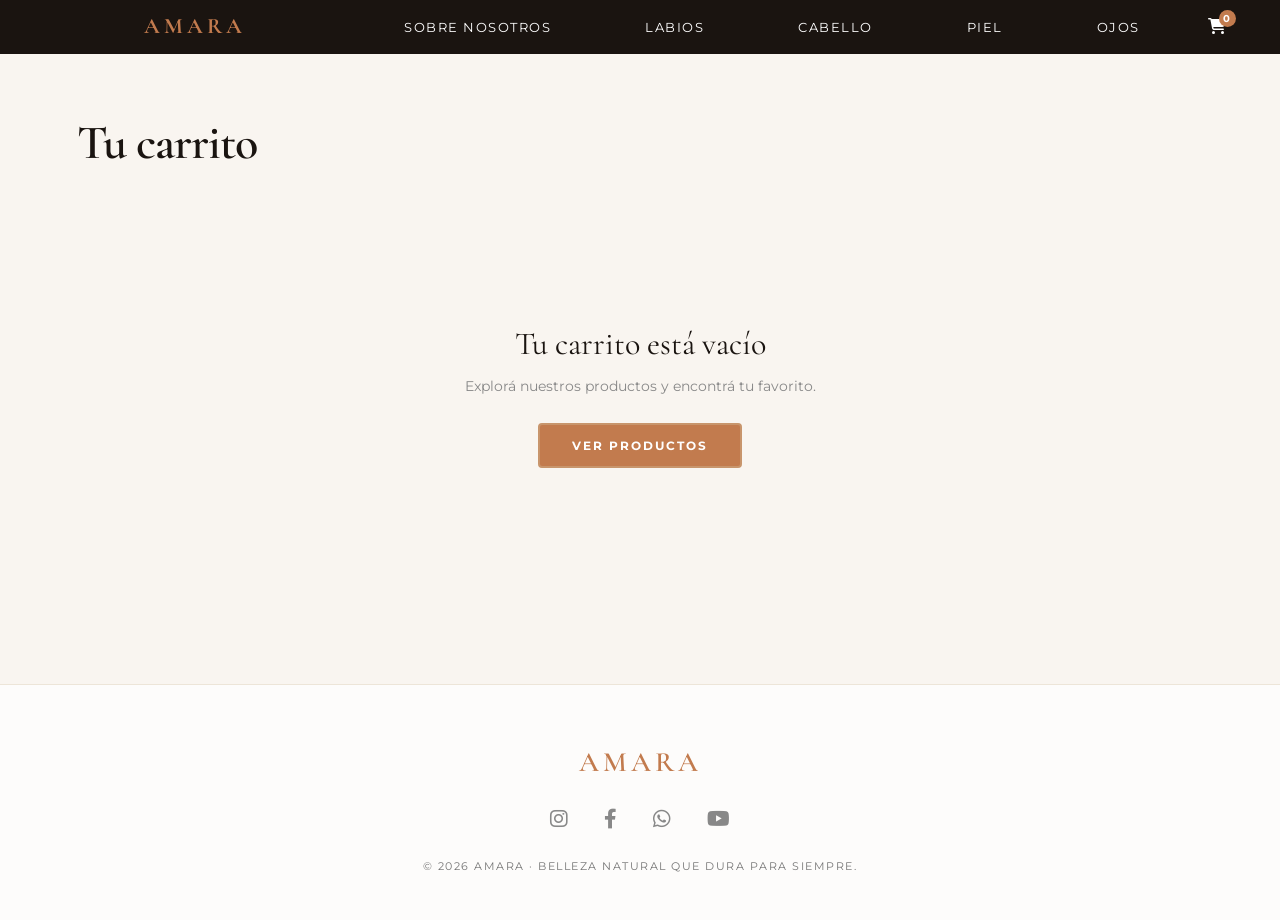
<file: carrito.html>
<!DOCTYPE html>
<html lang="es">
<head>
    <meta charset="utf-8" />
    <title>Carrito — Amara</title>
    <link rel="stylesheet" href="style.css">
    <link rel="stylesheet" href="producto.css">
    <link href="https://fonts.googleapis.com/css2?family=Cormorant+Garamond:ital,wght@0,400;0,500;0,600;1,400;1,600&family=Montserrat:wght@400;500;700&display=swap" rel="stylesheet">
    <link rel="stylesheet" href="https://cdnjs.cloudflare.com/ajax/libs/font-awesome/6.0.0/css/all.min.css">
    <meta name="viewport" content="width=device-width, initial-scale=1.0">
    <link rel="icon" href="imagenes/amara-logo.jpg" type="image/jpeg">
</head>
<body>

    <header class="header">
        <a href="index.html" id="brand-name">AMARA</a>
        <nav>
            <a href="index.html#thewhy" class="nav-link">Sobre nosotros</a>
            <a href="index.html#labios" class="nav-link">Labios</a>
            <a href="index.html#cabello" class="nav-link">Cabello</a>
            <a href="index.html#piel" class="nav-link">Piel</a>
            <a href="index.html#ojos" class="nav-link">Ojos</a>
        </nav>
        <a href="carrito.html" class="carrito-btn" id="carritoBtn">
            <svg viewBox="0 0 576 512" width="18"><path fill="currentColor" d="M0 24C0 10.7 10.7 0 24 0H69.5c22 0 41.5 12.8 50.6 32h411c26.3 0 45.5 25 38.6 50.4l-41 152.3c-8.5 31.4-37 53.3-69.5 53.3H170.7l5.4 28.5c2.2 11.3 12.1 19.5 23.6 19.5H488c13.3 0 24 10.7 24 24s-10.7 24-24 24H199.7c-34.6 0-64.3-24.6-70.7-58.5L77.4 54.5c-.7-3.8-4-6.5-7.9-6.5H24C10.7 48 0 37.3 0 24zM128 464a48 48 0 1 1 96 0 48 48 0 1 1 -96 0zm336-48a48 48 0 1 1 0 96 48 48 0 1 1 0-96z"/></svg>
            <span class="carrito-count" id="carritoCount">0</span>
        </a>
    </header>

    <hr>

    <main class="carrito-page">
        <h1 class="carrito-titulo">Tu carrito</h1>

        <div class="carrito-layout" id="carritoLayout">
            <!-- Items dinámicos -->
            <div class="carrito-items" id="carritoItems"></div>

            <!-- Resumen -->
            <aside class="carrito-resumen" id="carritoResumen">
                <p class="resumen-titulo">Resumen</p>
                <div class="resumen-fila">
                    <span>Subtotal</span>
                    <span id="resumenSubtotal">$0</span>
                </div>
                <div class="resumen-fila">
                    <span>Envío</span>
                    <span id="resumenEnvio">Gratis</span>
                </div>
                <div class="resumen-fila total">
                    <span>Total</span>
                    <span class="resumen-total-num" id="resumenTotal">0</span>
                </div>
                <button class="btn-checkout" id="btnCheckout">Finalizar compra</button>
                <div class="resumen-garantias">
                    <span>Pago 100% seguro</span>
                    <span>Devolución en 30 días</span>
                    <span>Envío gratis en pedidos +$3000</span>
                </div>
            </aside>
        </div>
    </main>

    <!-- Modal confirmación -->
    <div class="modal-overlay" id="modalOverlay">
        <div class="modal">
            <div class="modal-icono">🌿</div>
            <h2 class="modal-titulo">¡Gracias por tu compra!</h2>
            <p class="modal-texto">Tu pedido fue recibido. Te enviaremos una confirmación a tu correo con todos los detalles y el seguimiento de tu envío.</p>
            <button class="modal-cerrar" id="modalCerrar">Volver al inicio</button>
        </div>
    </div>

    <footer class="footer">
        <div class="footer-logo">AMARA</div>
        <div class="footer-social-icons">
            <a href="javascript:void(0)" aria-label="Instagram"><i class="fab fa-instagram"></i></a>
            <a href="javascript:void(0)" aria-label="Facebook"><i class="fab fa-facebook-f"></i></a>
            <a href="javascript:void(0)" aria-label="WhatsApp"><i class="fab fa-whatsapp"></i></a>
            <a href="javascript:void(0)" aria-label="YouTube"><i class="fab fa-youtube"></i></a>
        </div>
        <p class="copy">© 2026 Amara · Belleza natural que dura para siempre.</p>
    </footer>

    <script>
const Carrito = {
    get() {
        try { return JSON.parse(sessionStorage.getItem('amara_carrito') || '[]'); }
        catch { return []; }
    },
    save(items) {
        sessionStorage.setItem('amara_carrito', JSON.stringify(items));
        const el = document.getElementById('carritoCount');
        if (el) el.textContent = items.reduce((s, i) => s + i.cantidad, 0);
    },
    quitar(id) { this.save(this.get().filter(i => i.id !== id)); },
    cambiarCantidad(id, delta) {
        const items = this.get();
        const idx = items.findIndex(i => i.id === id);
        if (idx >= 0) {
            items[idx].cantidad = Math.max(1, items[idx].cantidad + delta);
            this.save(items);
        }
    },
    total() { return this.get().reduce((s, i) => s + i.precio * i.cantidad, 0); },
    count() { return this.get().reduce((s, i) => s + i.cantidad, 0); },
    vaciar() { this.save([]); }
};

document.addEventListener('DOMContentLoaded', () => {
    renderCarrito();
    document.getElementById('carritoCount').textContent = Carrito.count();

    document.getElementById('btnCheckout').addEventListener('click', () => {
        document.getElementById('modalOverlay').classList.add('visible');
        Carrito.vaciar();
        renderCarrito();
        document.getElementById('carritoCount').textContent = 0;
    });

    document.getElementById('modalCerrar').addEventListener('click', () => {
        window.location.href = 'index.html';
    });
});

function renderCarrito() {
    const items = Carrito.get();
    const container = document.getElementById('carritoItems');
    container.innerHTML = '';

    if (items.length === 0) {
        container.innerHTML = `
            <div class="carrito-vacio">
                <p class="carrito-vacio-titulo">Tu carrito está vacío</p>
                <p style="margin-bottom:28px;color:#888;font-size:14px">Explorá nuestros productos y encontrá tu favorito.</p>
                <a href="index.html#productos" class="btn-main" style="text-decoration:none">Ver productos</a>
            </div>`;
        document.getElementById('carritoResumen').style.display = 'none';
        return;
    }

    document.getElementById('carritoResumen').style.display = 'block';

    items.forEach(item => {
        const div = document.createElement('div');
        div.className = 'carrito-item';
        div.innerHTML = `
            <img src="${item.imagen}" alt="${item.nombre}" class="carrito-item-img">
            <div class="carrito-item-info">
                <p class="carrito-item-cat">${item.categoria}</p>
                <p class="carrito-item-nombre">${item.nombre}</p>
                <div class="carrito-item-controles">
                    <div class="cantidad-selector">
                        <button class="cantidad-btn" onclick="cambiarCantidad('${item.id}', -1)">−</button>
                        <span class="cantidad-num">${item.cantidad}</span>
                        <button class="cantidad-btn" onclick="cambiarCantidad('${item.id}', 1)">+</button>
                    </div>
                    <span style="font-size:13px;color:#999">× $${item.precio.toLocaleString('es-UY')}</span>
                </div>
            </div>
            <div style="display:flex;flex-direction:column;align-items:flex-end;gap:12px">
                <span class="carrito-item-precio">${(item.precio * item.cantidad).toLocaleString('es-UY')}</span>
                <button class="btn-eliminar" onclick="eliminar('${item.id}')" title="Eliminar">✕</button>
            </div>`;
        container.appendChild(div);
    });

    actualizarResumen();
}

function cambiarCantidad(id, delta) {
    Carrito.cambiarCantidad(id, delta);
    renderCarrito();
    document.getElementById('carritoCount').textContent = Carrito.count();
}

function eliminar(id) {
    Carrito.quitar(id);
    renderCarrito();
    document.getElementById('carritoCount').textContent = Carrito.count();
}

function actualizarResumen() {
    const total = Carrito.total();
    const envio = total >= 3000 ? 'Gratis' : '$350';
    const totalFinal = total >= 3000 ? total : total + 350;
    document.getElementById('resumenSubtotal').textContent = '$' + total.toLocaleString('es-UY');
    document.getElementById('resumenEnvio').textContent = envio;
    document.getElementById('resumenTotal').textContent = totalFinal.toLocaleString('es-UY');
}
</script>
</body>
</html>
</file>
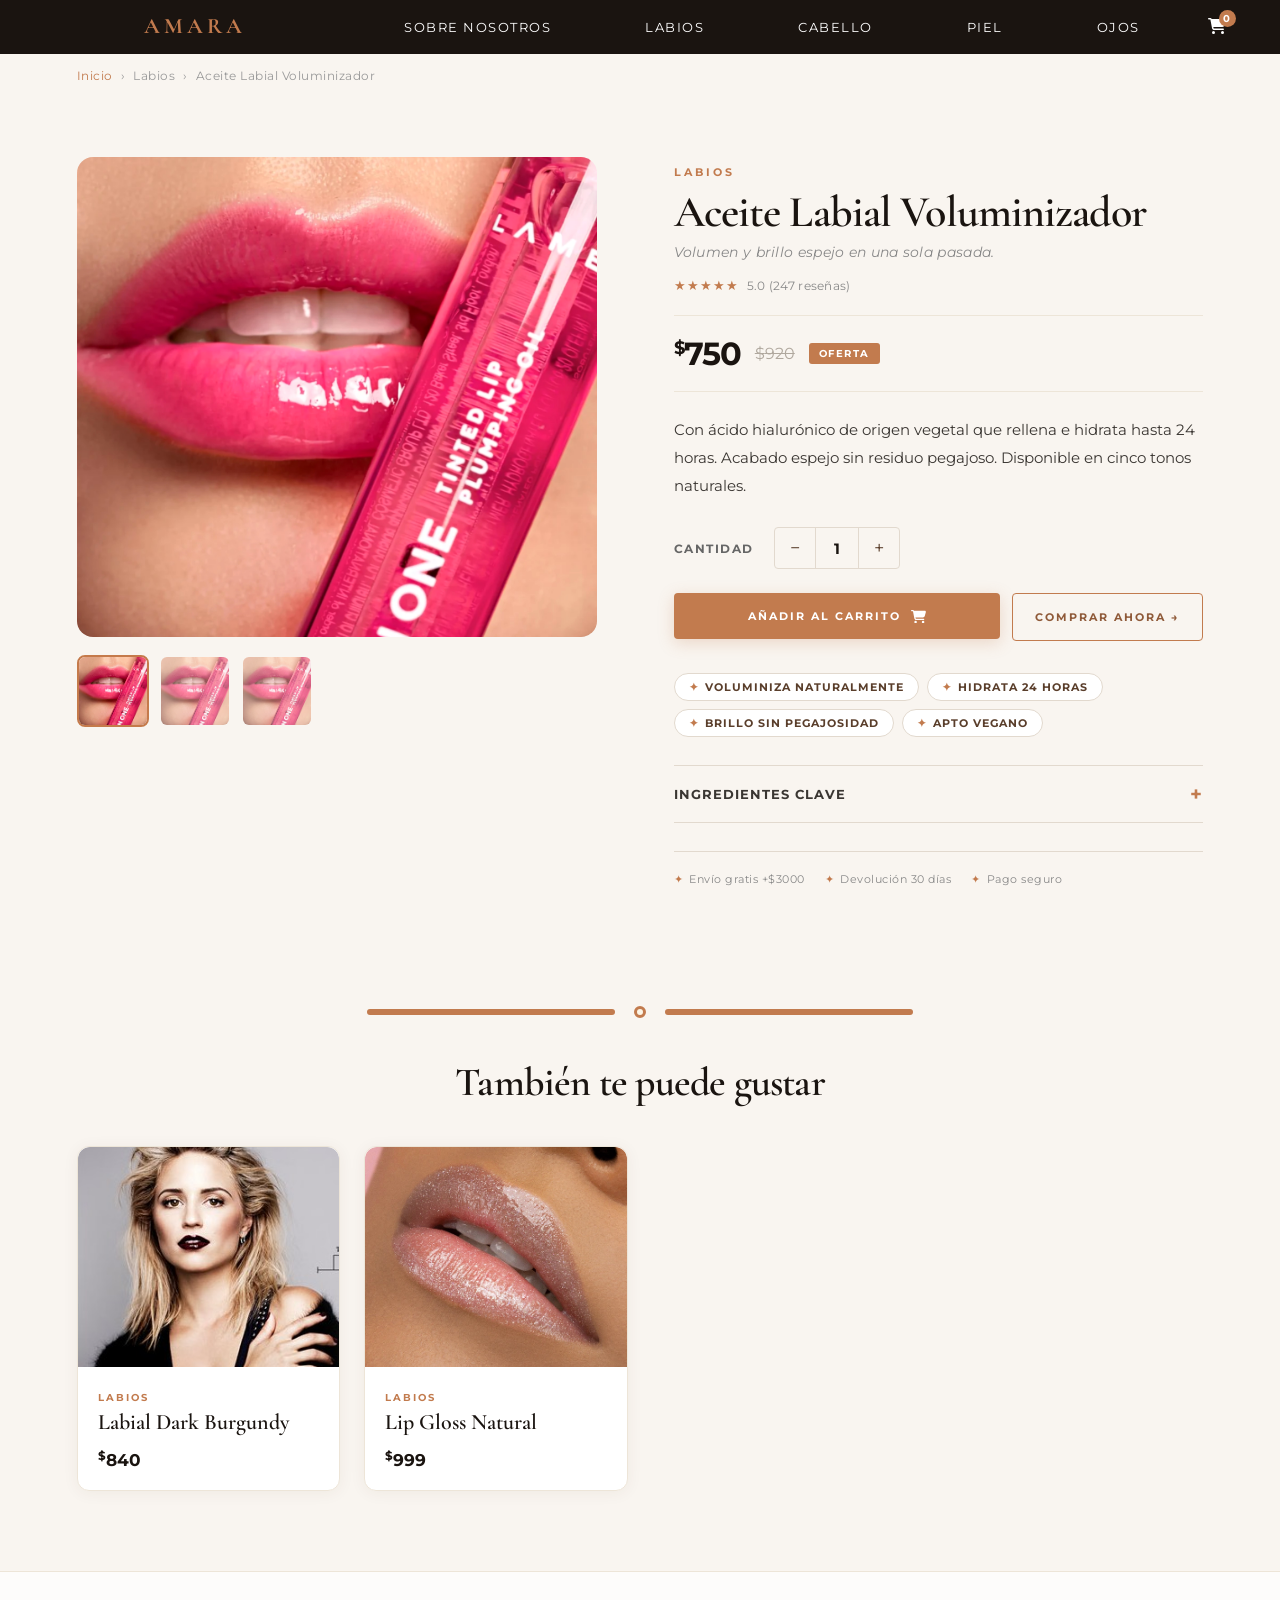
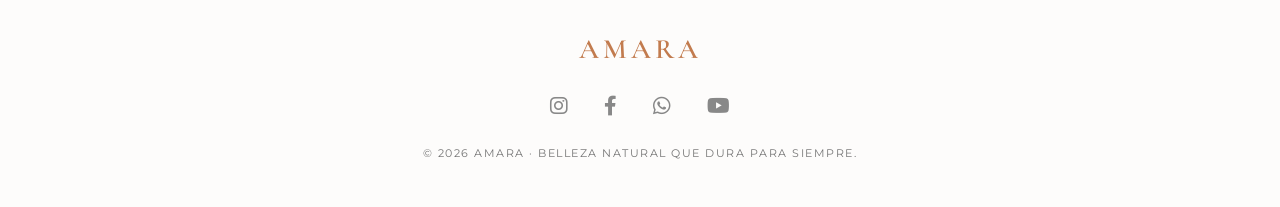
<file: producto.html>
<!DOCTYPE html>
<html lang="es">
<head>
    <meta charset="utf-8" />
    <title>Producto — Amara</title>
    <link rel="stylesheet" href="style.css">
    <link rel="stylesheet" href="producto.css">
    <link href="https://fonts.googleapis.com/css2?family=Cormorant+Garamond:ital,wght@0,400;0,500;0,600;1,400;1,600&family=Montserrat:wght@400;500;700&display=swap" rel="stylesheet">
    <link rel="stylesheet" href="https://cdnjs.cloudflare.com/ajax/libs/font-awesome/6.0.0/css/all.min.css">
    <meta name="viewport" content="width=device-width, initial-scale=1.0">
    <link rel="icon" href="imagenes/amara-logo.jpg" type="image/jpeg">
</head>
<body>

    <header class="header">
        <a href="index.html" id="brand-name">AMARA</a>
        <nav>
            <a href="index.html#thewhy" class="nav-link">Sobre nosotros</a>
            <a href="index.html#labios" class="nav-link">Labios</a>
            <a href="index.html#cabello" class="nav-link">Cabello</a>
            <a href="index.html#piel" class="nav-link">Piel</a>
            <a href="index.html#ojos" class="nav-link">Ojos</a>
        </nav>
        <a href="carrito.html" class="carrito-btn" id="carritoBtn">
            <svg viewBox="0 0 576 512" width="18"><path fill="currentColor" d="M0 24C0 10.7 10.7 0 24 0H69.5c22 0 41.5 12.8 50.6 32h411c26.3 0 45.5 25 38.6 50.4l-41 152.3c-8.5 31.4-37 53.3-69.5 53.3H170.7l5.4 28.5c2.2 11.3 12.1 19.5 23.6 19.5H488c13.3 0 24 10.7 24 24s-10.7 24-24 24H199.7c-34.6 0-64.3-24.6-70.7-58.5L77.4 54.5c-.7-3.8-4-6.5-7.9-6.5H24C10.7 48 0 37.3 0 24zM128 464a48 48 0 1 1 96 0 48 48 0 1 1 -96 0zm336-48a48 48 0 1 1 0 96 48 48 0 1 1 0-96z"/></svg>
            <span class="carrito-count" id="carritoCount">0</span>
        </a>
    </header>

    <hr>

    <!-- Breadcrumb -->
    <nav class="breadcrumb">
        <a href="index.html">Inicio</a>
        <span>›</span>
        <span id="breadcrumb-categoria">Productos</span>
        <span>›</span>
        <span id="breadcrumb-nombre">Cargando...</span>
    </nav>

    <!-- Producto principal -->
    <section class="producto-detail" id="productoDetail">
        <div class="producto-galeria">
            <img id="productoImagen" src="" alt="" class="producto-img-principal">
            <div class="galeria-thumbs" id="galeriaThumbs">
                <!-- thumbs generados por JS -->
            </div>
        </div>

        <div class="producto-info-detail">
            <p class="pd-categoria" id="pdCategoria">—</p>
            <h1 class="pd-nombre" id="pdNombre">—</h1>
            <p class="pd-tagline" id="pdTagline">—</p>

            <div class="pd-rating">
                <span class="estrellas" id="pdEstrellas">★★★★★</span>
                <span class="rating-num" id="pdReseñas">—</span>
            </div>

            <div class="pd-precio-row">
                <span class="pd-precio" id="pdPrecio">—</span>
                <span class="pd-precio-anterior" id="pdPrecioAnterior"></span>
                <span class="pd-badge-oferta" id="pdBadge" style="display:none">OFERTA</span>
            </div>

            <p class="pd-descripcion" id="pdDescripcion">—</p>

            <!-- Selector de cantidad -->
            <div class="pd-cantidad-row">
                <span class="pd-label">Cantidad</span>
                <div class="cantidad-selector">
                    <button class="cantidad-btn" id="cantidadMenos">−</button>
                    <span class="cantidad-num" id="cantidadNum">1</span>
                    <button class="cantidad-btn" id="cantidadMas">+</button>
                </div>
            </div>

            <!-- Botones de acción -->
            <div class="pd-botones">
                <button class="button-producto pd-btn-carrito" id="btnCarrito">
                    <span>Añadir al carrito</span>
                    <svg class="cartIcon" viewBox="0 0 576 512"><path d="M0 24C0 10.7 10.7 0 24 0H69.5c22 0 41.5 12.8 50.6 32h411c26.3 0 45.5 25 38.6 50.4l-41 152.3c-8.5 31.4-37 53.3-69.5 53.3H170.7l5.4 28.5c2.2 11.3 12.1 19.5 23.6 19.5H488c13.3 0 24 10.7 24 24s-10.7 24-24 24H199.7c-34.6 0-64.3-24.6-70.7-58.5L77.4 54.5c-.7-3.8-4-6.5-7.9-6.5H24C10.7 48 0 37.3 0 24zM128 464a48 48 0 1 1 96 0 48 48 0 1 1 -96 0zm336-48a48 48 0 1 1 0 96 48 48 0 1 1 0-96z"/></svg>
                </button>
                <a href="carrito.html" class="button-ghost pd-btn-comprar" id="btnComprar">Comprar ahora →</a>
            </div>

            <!-- Beneficios -->
            <div class="pd-beneficios" id="pdBeneficios"></div>

            <!-- Acordeón ingredientes -->
            <div class="pd-acordeon">
                <button class="acordeon-toggle" id="toggleIngredientes">
                    <span>Ingredientes clave</span>
                    <span class="acordeon-icon">+</span>
                </button>
                <div class="acordeon-body" id="bodyIngredientes"></div>
            </div>

            <div class="pd-garantias">
                <span class="garantia-item"><span>✦</span> Envío gratis +$3000</span>
                <span class="garantia-item"><span>✦</span> Devolución 30 días</span>
                <span class="garantia-item"><span>✦</span> Pago seguro</span>
            </div>
        </div>
    </section>

    <!-- Toast de confirmación -->
    <div class="toast" id="toast">
        <span class="toast-icon">✓</span>
        <span id="toastMsg">Producto añadido al carrito</span>
    </div>

    <!-- Productos relacionados -->
    <section class="relacionados-section">
        <div class="divisor-seccion">
            <span class="linea"></span>
            <div class="espacio"><div class="circulo"></div></div>
            <span class="linea"></span>
        </div>
        <h2 class="relacionados-titulo fade-up">También te puede gustar</h2>
        <div class="relacionados-grid" id="relacionadosGrid"></div>
    </section>

    <footer class="footer">
        <div class="footer-logo">AMARA</div>
        <div class="footer-social-icons">
            <a href="javascript:void(0)" aria-label="Instagram"><i class="fab fa-instagram"></i></a>
            <a href="javascript:void(0)" aria-label="Facebook"><i class="fab fa-facebook-f"></i></a>
            <a href="javascript:void(0)" aria-label="WhatsApp"><i class="fab fa-whatsapp"></i></a>
            <a href="javascript:void(0)" aria-label="YouTube"><i class="fab fa-youtube"></i></a>
        </div>
        <p class="copy">© 2026 Amara · Belleza natural que dura para siempre.</p>
    </footer>

    <script>
const PRODUCTOS = {
  "aceite-labial":     { id:"aceite-labial",     categoria:"Labios",  nombre:"Aceite Labial Voluminizador",      precio:750,  precioAnterior:920,  estrellas:5, reseñas:247, imagen:"imagenes/ejemplo1.jpg",   descripcionCorta:"Volumen y brillo espejo en una sola pasada.",          descripcion:"Con ácido hialurónico de origen vegetal que rellena e hidrata hasta 24 horas. Acabado espejo sin residuo pegajoso. Disponible en cinco tonos naturales.",                                                                                                        ingredientes:["Ácido Hialurónico Vegetal","Aceite de Rosa Mosqueta","Vitamina E","Manteca de Karité"],    beneficios:["Voluminiza naturalmente","Hidrata 24 horas","Brillo sin pegajosidad","Apto vegano"],           relacionados:["labial-burgundy","aceite-labial-2"] },
  "labial-burgundy":   { id:"labial-burgundy",   categoria:"Labios",  nombre:"Labial Dark Burgundy",             precio:840,  precioAnterior:null, estrellas:5, reseñas:183, imagen:"imagenes/ejemplo2.jpg",   descripcionCorta:"Color intenso. Acabado sofisticado. Toda la noche.",   descripcion:"Tono vino profundo con cobertura total en una sola pasada. Fórmula enriquecida con manteca de karité orgánica que hidrata mientras dura hasta 12 horas.",                                                                                                         ingredientes:["Pigmentos Minerales","Manteca de Karité Orgánica","Cera de Candelilla","Vitamina C"],        beneficios:["Color en una pasada","Larga duración 12h","No reseca","Sin parabenos"],                        relacionados:["aceite-labial","aceite-labial-2"] },
  "aceite-labial-2":   { id:"aceite-labial-2",   categoria:"Labios",  nombre:"Lip Gloss Natural",                precio:999,  precioAnterior:null, estrellas:4, reseñas:119, imagen:"imagenes/ejemplo3.webp",  descripcionCorta:"Transparente, luminoso y que cuida tus labios.",       descripcion:"Brillo transparente con extracto de rosa mosqueta y vitamina E. Nutre e ilumina sin pigmentos artificiales. Perfecto para un look natural todo el día.",                                                                                                          ingredientes:["Extracto de Rosa Mosqueta","Vitamina E","Aceite de Marula","Escualano Vegetal"],             beneficios:["Brillo cristalino","Cuida mientras brilla","Sin pigmentos artificiales","Uso diario"],         relacionados:["aceite-labial","labial-burgundy"] },
  "serum-capilar":     { id:"serum-capilar",     categoria:"Cabello", nombre:"Sérum Capilar Reparador",          precio:1850, precioAnterior:2300, estrellas:5, reseñas:302, imagen:"imagenes/ejemplo4.webp",  descripcionCorta:"Repara la fibra capilar desde la primera aplicación.", descripcion:"Tratamiento intensivo con proteínas de seda y aceite de argán puro. Repara la fibra capilar desde la primera aplicación, reduce el frizz hasta un 87%.",                                                                                                        ingredientes:["Proteínas de Seda","Aceite de Argán Puro","Queratina Vegetal","Pantenol"],                   beneficios:["Repara desde adentro","Reduce frizz 87%","Brillo espejo","Sin residuo graso"],                 relacionados:["mascarilla-argan","aceite-seco"] },
  "mascarilla-argan":  { id:"mascarilla-argan",  categoria:"Cabello", nombre:"Mascarilla Nutritiva de Argán",    precio:1250, precioAnterior:null, estrellas:5, reseñas:214, imagen:"imagenes/ejemplo5.jpg",   descripcionCorta:"10 minutos para transformar tu cabello.",              descripcion:"Tratamiento semanal con aceite de argán marroquí prensado en frío y manteca de murumuru. Hidratación profunda en solo 10 minutos desde el primer uso.",                                                                                                          ingredientes:["Aceite de Argán Marroquí","Manteca de Murumuru","Proteína de Trigo","Aceite de Coco"],       beneficios:["Hidratación profunda","Cabello sedoso","10 minutos de acción","Uso semanal"],                  relacionados:["serum-capilar","aceite-seco"] },
  "aceite-seco":       { id:"aceite-seco",       categoria:"Cabello", nombre:"Aceite Seco Capilar",              precio:1480, precioAnterior:null, estrellas:4, reseñas:97,  imagen:"imagenes/ejemplo6.webp",  descripcionCorta:"Brillo instantáneo sin efecto graso.",                 descripcion:"Fórmula ligera con jojoba, semilla de uva y girasol orgánico. Controla el encrespado, aporta brillo instantáneo y sirve como protector térmico.",                                                                                                                ingredientes:["Aceite de Jojoba","Semilla de Uva","Girasol Orgánico","Vitamina E"],                        beneficios:["Absorción ultrarrápida","Protector térmico","Controla el frizz","Sin efecto graso"],           relacionados:["serum-capilar","mascarilla-argan"] },
  "serum-vitamina-c":  { id:"serum-vitamina-c",  categoria:"Piel",    nombre:"Sérum Vitamina C Iluminador",      precio:1850, precioAnterior:2300, estrellas:5, reseñas:302, imagen:"imagenes/ejemplo7.jpeg",  descripcionCorta:"Luminosidad visible desde la primera semana.",         descripcion:"Potente concentrado antioxidante que unifica el tono y devuelve la luminosidad perdida. Su fórmula ligera se absorbe al instante protegiendo tu piel.",                                                                                                           ingredientes:["Vitamina C Estabilizada 15%","Niacinamida","Ácido Ferúlico","Escualano Vegetal"],            beneficios:["Unifica el tono","Antioxidante","Absorción al instante","Protege del estrés urbano"],          relacionados:["crema-noche","contorno-firmness"] },
  "crema-noche":       { id:"crema-noche",       categoria:"Piel",    nombre:"Crema Reparadora de Noche",        precio:2500, precioAnterior:null, estrellas:5, reseñas:214, imagen:"imagenes/ejemplo8.avif",  descripcionCorta:"Despertá con una piel más firme cada mañana.",         descripcion:"Enriquecida con péptidos naturales y manteca de karité orgánica. Trabaja mientras descansas reparando la barrera cutánea para una piel más firme.",                                                                                                               ingredientes:["Péptidos Naturales","Manteca de Karité Orgánica","Ácido Hialurónico","Ceramidas Vegetales"], beneficios:["Repara mientras dormís","Piel más firme","Barrera cutánea protegida","Hidratación profunda"],  relacionados:["serum-vitamina-c","contorno-firmness"] },
  "contorno-firmness": { id:"contorno-firmness", categoria:"Piel",    nombre:"Contorno Pro-Firmness",            precio:2134, precioAnterior:null, estrellas:4, reseñas:97,  imagen:"imagenes/ejemplo9.jpg",   descripcionCorta:"Efecto tensor inmediato para la zona del contorno.",   descripcion:"Con cafeína botánica y ácido hialurónico reduce bolsas y ojeras mientras suaviza las líneas de expresión con efecto tensor inmediato y natural.",                                                                                                                 ingredientes:["Cafeína Botánica","Ácido Hialurónico","Extracto de Té Verde","Vitamina K"],                  beneficios:["Reduce ojeras","Efecto tensor","Resultado inmediato","Zona contorno"],                         relacionados:["serum-vitamina-c","crema-noche"] },
  "delineador-kohl":   { id:"delineador-kohl",   categoria:"Ojos",    nombre:"Lápiz Delineador Deep Kohl",       precio:1850, precioAnterior:2300, estrellas:5, reseñas:302, imagen:"imagenes/ejemplo11.webp", descripcionCorta:"Trazo intenso. Resistente al agua. Todo el día.",      descripcion:"Fórmula resistente al agua y al sudor que garantiza un trazo intenso que dura todo el día. Ideal para un look definido y profesional en pocos segundos.",                                                                                                         ingredientes:["Pigmentos Minerales Negros","Cera de Abeja Vegana","Vitamina E","Aceite de Jojoba"],         beneficios:["Resistente al agua","Larga duración","Trazo preciso","No irrita"],                             relacionados:["sombra-velvet","mascara-infinite"] },
  "sombra-velvet":     { id:"sombra-velvet",     categoria:"Ojos",    nombre:"Sombra de Ojos Mineral Velvet",    precio:2500, precioAnterior:null, estrellas:5, reseñas:214, imagen:"imagenes/ejemplo12.png",  descripcionCorta:"Pigmentos minerales de alta adherencia y acabado sedoso.", descripcion:"Acabado sedoso y alta adherencia con pigmentos minerales de origen natural. Color vibrante y duradero con una sola pasada. Enriquecida con vitamina E.",                                                                                                    ingredientes:["Pigmentos Minerales Naturales","Vitamina E","Óxido de Zinc","Mica Natural"],                 beneficios:["Color vibrante","Alta adherencia","Sin pliegues","Cuida el párpado"],                          relacionados:["delineador-kohl","mascara-infinite"] },
  "mascara-infinite":  { id:"mascara-infinite",  categoria:"Ojos",    nombre:"Máscara de Pestañas Infinite Lift", precio:2134, precioAnterior:null, estrellas:4, reseñas:97, imagen:"imagenes/ejemplo10.jpg",  descripcionCorta:"Volumen, largo y definición sin grumos.",              descripcion:"Diseñada para elevar, alargar y dar volumen sin grumos. Aceite de ricino y pantenol fortalecen cada pestaña desde la raíz para una mirada intensa y abierta.",                                                                                                   ingredientes:["Aceite de Ricino","Pantenol","Cera de Candelilla","Proteína de Seda"],                      beneficios:["Volumen sin grumos","Fortalece la raíz","Efecto lifting","Cepillo ergonómico"],                relacionados:["delineador-kohl","sombra-velvet"] }
};

const Carrito = {
    get() { try { return JSON.parse(sessionStorage.getItem('amara_carrito') || '[]'); } catch { return []; } },
    save(items) { sessionStorage.setItem('amara_carrito', JSON.stringify(items)); const el = document.getElementById('carritoCount'); if (el) el.textContent = this.count(); },
    agregar(producto, cantidad = 1) { const items = this.get(); const idx = items.findIndex(i => i.id === producto.id); if (idx >= 0) items[idx].cantidad += cantidad; else items.push({ ...producto, cantidad }); this.save(items); },
    count() { return this.get().reduce((s, i) => s + i.cantidad, 0); }
};
    </script>
    <script src="producto.js"></script>
</body>
</html>
</file>
<file: style.css>
*, *::before, *::after { box-sizing: border-box; }

html {
    scroll-behavior: smooth;
    scroll-padding-top: 80px;
}

body {
    background-color: #1A1410;
    margin: 0;
    font-family: 'Montserrat', sans-serif;
    -webkit-font-smoothing: antialiased;
}

.serif {
    font-family: 'Cormorant Garamond', Georgia, serif;
    font-weight: 600;
    letter-spacing: -0.01em;
}

#labios, #cabello, #productos {
    scroll-margin-top: 80px;
}

@media (max-width: 768px) {
    .contenedor { flex-direction: column; }
    .hero-container { flex-direction: column; padding-top: 100px; min-height: auto; }
    .intro { max-width: 100%; text-align: center; }
    .hero-image { width: 100%; height: 55vw; }
    .producto-card,
    .producto-card-reverse {
        flex-direction: column !important;
        gap: 24px;
        padding: 32px 20px;
    }
    .producto1-img,
    .producto2-img { width: 100%; height: 220px; }
}

.header {
    display: flex;
    justify-content: space-around;
    align-items: center;
    background-color: #1A1410;
    color: #fff;
    padding: 20px;
    position: fixed;
    width: 100%;
    top: 0;
    z-index: 1000;
    height: 52px;
}

.header a {
    color: #fff;
    text-decoration: none;
    font-size: 13px;
    transition: color 0.3s ease, opacity 0.3s ease;
    text-transform: uppercase;
    letter-spacing: 1.5px;
    margin-left: 90px;
}

.header a:hover {
    color: #C27B4E;
}


hr {
    margin-top: 0;
    margin-bottom: 0;
    border: 0;
    border-top: 1px solid #C27B4E;
    position: relative;
    z-index: 999;
}

.hero-container {
    display: flex;
    justify-content: space-between;
    align-items: center;
    padding: 20px 6%;
    min-height: 88vh;
    gap: 50px;
    margin-top: 53px;
    position: relative;
    overflow: hidden;
}

.hero-container::before {
    content: '';
    position: absolute;
    inset: 0;
    background-image: url("data:image/svg+xml,%3Csvg xmlns='http://www.w3.org/2000/svg' width='200' height='200'%3E%3Cfilter id='n'%3E%3CfeTurbulence type='fractalNoise' baseFrequency='0.9' numOctaves='4' stitchTiles='stitch'/%3E%3C/filter%3E%3Crect width='200' height='200' filter='url(%23n)' opacity='0.04'/%3E%3C/svg%3E");
    pointer-events: none;
    z-index: 1;
    opacity: 0.6;
}

.intro {
    flex: 1;
    max-width: 560px;
    position: relative;
    z-index: 2;
}

.intro-text {
    color: white;
    font-family: 'Cormorant Garamond', Georgia, serif;
    font-size: 56px;
    font-weight: 600;
    line-height: 1.08;
    margin-bottom: 120px;
    letter-spacing: -0.02em;
}

.highlight { color: #C27B4E; }

.sub-text {
    color: #b8b2aa;
    font-size: 14px;
    line-height: 1.7;
    margin-bottom: 36px;
    margin-top: -100px;
    letter-spacing: 0.3px;
}

.hero-trust {
    display: flex;
    gap: 20px;
    margin-top: 20px;
    flex-wrap: wrap;
}

.trust-item {
    display: flex;
    align-items: center;
    gap: 6px;
    color: #888;
    font-size: 11px;
    text-transform: uppercase;
    letter-spacing: 1px;
}

.trust-dot {
    width: 5px;
    height: 5px;
    border-radius: 50%;
    background: #C27B4E;
    flex-shrink: 0;
}

@keyframes pulse {
    0%   { box-shadow: 0 0 0 0 rgba(194, 123, 78, 0.6); }
    70%  { box-shadow: 0 0 0 12px rgba(194, 123, 78, 0); }
    100% { box-shadow: 0 0 0 0 rgba(194, 123, 78, 0); }
}

.btn-main {
    display: inline-block;
    background-color: #C27B4E;
    color: white;
    border: 2px solid #C8956C;
    padding: 13px 32px;
    font-family: 'Montserrat', sans-serif;
    font-weight: 700;
    font-size: 12px;
    letter-spacing: 2px;
    text-transform: uppercase;
    border-radius: 4px;
    cursor: pointer;
    transition: background-color 0.3s, color 0.3s;
    margin-bottom: 0;
    text-decoration: none;
    animation: pulse 2.5s infinite;
}

.btn-main:hover {
    background-color: transparent;
    color: #C27B4E;
}

.hero-image {
    flex: 1.2;
    height: 68vh;
    display: flex;
    justify-content: center;
    position: relative;
    z-index: 2;
}

.carrusel {
    width: 100%;
    height: 100%;
    position: relative;
    border-radius: 20px;
    overflow: hidden;
    background: rgba(255,255,255,0.03);
}

.slides {
    width: 100%;
    height: 100%;
    position: relative;
}

.slide {
    position: absolute;
    top: 0; left: 0;
    width: 100%; height: 100%;
    opacity: 0;
    transition: opacity 0.9s ease-in-out;
    display: flex;
    justify-content: center;
    align-items: center;
}

.hero-img {
    width: 100%;
    height: 100%;
    object-fit: cover;
}

#c-1:checked ~ .slides .slide-1,
#c-2:checked ~ .slides .slide-2,
#c-3:checked ~ .slides .slide-3 { opacity: 1; z-index: 2; }

.slide-label {
    position: absolute;
    bottom: 30px; left: 30px;
    background: rgba(26, 20, 16, 0.82);
    padding: 8px 18px;
    border-radius: 30px;
    color: #C27B4E;
    font-size: 13px;
    font-weight: 700;
    letter-spacing: 1.5px;
    text-transform: uppercase;
    backdrop-filter: blur(8px);
    z-index: 10;
}

.nav-arrow {
    position: absolute;
    top: 50%;
    transform: translateY(-50%);
    color: white;
    background: rgba(194, 123, 78, 0.35);
    width: 42px;
    height: 42px;
    border-radius: 50%;
    display: flex;
    align-items: center;
    justify-content: center;
    cursor: pointer;
    z-index: 20;
    transition: background 0.3s;
    font-size: 14px;
}

.nav-arrow:hover { background: #C27B4E; }
.arrow-prev { left: 16px; }
.arrow-next { right: 16px; }

.dots-container {
    position: absolute;
    bottom: 16px; left: 50%;
    transform: translateX(-50%);
    display: flex;
    gap: 10px;
    z-index: 20;
}

.dot {
    width: 8px; height: 8px;
    border-radius: 50%;
    background: rgba(255,255,255,0.28);
    cursor: pointer;
    transition: all 0.3s;
}

#c-1:checked ~ .dots-container .dot-1,
#c-2:checked ~ .dots-container .dot-2,
#c-3:checked ~ .dots-container .dot-3 {
    background: #C27B4E;
    transform: scale(1.3);
}

.dividor2 {
    border: 0;
    border-top: 8px solid #C27B4E;
    margin: 0;
}

.divisor-seccion {
    display: flex;
    align-items: center;
    justify-content: center;
    width: 100%;
    padding: 40px 0;
    background-color: #F9F5F0;
}

.linea {
    flex: 0 1 22%;
    height: 6px;
    background-color: #C27B4E;
    border-radius: 4px;
}

.espacio {
    width: 50px;
    display: flex;
    justify-content: center;
}

.circulo {
    width: 12px; height: 12px;
    border: 3px solid #C27B4E;
    border-radius: 50%;
    background-color: #FDF5E6;
    box-sizing: border-box;
}

.thewhy {
    padding: 80px 6% 70px;
    color: #1a1410;
    text-align: center;
    background-color: #F9F5F0;
}

.thewhy-title {
    font-family: 'Cormorant Garamond', Georgia, serif;
    font-size: 52px;
    font-weight: 600;
    color: #1a1410;
    line-height: 1.05;
    margin-bottom: 40px;
    margin-top: 0;
    letter-spacing: -0.02em;
}

.thewhy-text {
    color: #3a3632;
    font-size: 15px;
    line-height: 1.85;
    margin-bottom: 20px;
    max-width: 720px;
    margin-left: auto;
    margin-right: auto;
}

.badges-row {
    display: flex;
    justify-content: center;
    flex-wrap: wrap;
    gap: 12px;
    margin-top: 50px;
}

.badge-ingrediente {
    display: inline-flex;
    align-items: center;
    gap: 8px;
    background: #fff;
    border: 1px solid #e2d9ce;
    border-radius: 50px;
    padding: 9px 18px;
    font-size: 11px;
    font-weight: 700;
    text-transform: uppercase;
    letter-spacing: 1.2px;
    color: #5a3e2b;
    transition: background 0.25s, border-color 0.25s;
}

.badge-ingrediente:hover {
    background: #C27B4E;
    color: #fff;
    border-color: #C27B4E;
}

.badge-icono {
    font-size: 14px;
    line-height: 1;
}

#productos {
    padding: 80px 6% 100px;
    background-color: #F9F5F0;
}

.productos-title {
    font-family: 'Cormorant Garamond', Georgia, serif;
    color: #7a4a2d;
    font-size: 48px;
    font-weight: 600;
    line-height: 1.05;
    margin-bottom: 50px;
    margin-top: 0;
    text-align: center;
    letter-spacing: -0.01em;
}

.productos-title2 {
    font-family: 'Cormorant Garamond', Georgia, serif;
    color: #7a4a2d;
    font-size: 48px;
    font-weight: 600;
    line-height: 1.05;
    margin-bottom: 50px;
    margin-top: 90px;
    text-align: center;
    letter-spacing: -0.01em;
}

.producto-card,
.producto-card-reverse {
    display: flex;
    align-items: center;
    gap: clamp(30px, 5vw, 70px);
    padding: 48px clamp(24px, 4%, 48px);
    margin-bottom: 0;
    border-radius: 16px;
    background: #ffffff;
    border: 0.5px solid #ede5d8;
    box-shadow: 0 2px 20px rgba(90, 50, 20, 0.06);
    transition: transform 0.35s ease, box-shadow 0.35s ease;
    opacity: 0;
    transform: translateY(28px);
}

.producto-card-reverse {
    flex-direction: row-reverse;
}

.producto-card.visible,
.producto-card-reverse.visible {
    opacity: 1;
    transform: translateY(0);
    transition: opacity 0.65s cubic-bezier(0.22, 1, 0.36, 1),
                transform 0.65s cubic-bezier(0.22, 1, 0.36, 1),
                box-shadow 0.35s ease;
}

.producto-card:hover,
.producto-card-reverse:hover {
    box-shadow: 0 8px 40px rgba(90, 50, 20, 0.12);
    transform: translateY(-3px);
}

.producto-card + .producto-card,
.producto-card + .producto-card-reverse,
.producto-card-reverse + .producto-card,
.producto-card-reverse + .producto-card-reverse {
    margin-top: 24px;
}

.producto1-img,
.producto2-img {
    width: 300px;
    height: 240px;
    object-fit: cover;
    border-radius: 12px;
    flex-shrink: 0;
    filter: saturate(1.05) contrast(1.02);
}

.producto-info {
    flex: 1;
    padding-top: 4px;
}

.producto-rating {
    display: flex;
    align-items: center;
    gap: 6px;
    margin-bottom: 14px;
}

.estrellas {
    color: #C27B4E;
    font-size: 13px;
    letter-spacing: 1px;
}

.rating-num {
    font-size: 12px;
    color: #888;
    letter-spacing: 0.3px;
}

.producto-nombre {
    color: #8f5a39;
    font-size: 13px;
    font-weight: 700;
    letter-spacing: 2.5px;
    text-transform: uppercase;
    margin-top: 0;
    margin-bottom: 0;
}

.producto-nombre-display {
    font-family: 'Cormorant Garamond', Georgia, serif;
    font-size: 28px;
    font-weight: 600;
    color: #1a1410;
    margin: 6px 0 0;
    line-height: 1.15;
    letter-spacing: -0.01em;
}

.producto-descripcion {
    color: #3a3632;
    font-size: 14px;
    line-height: 1.8;
    margin-top: 16px;
    margin-bottom: 0;
    max-width: 480px;
}

.producto-precio-row {
    display: flex;
    align-items: center;
    gap: 16px;
    margin-top: 28px;
    margin-bottom: 18px;
}

.producto-precio {
    font-size: 22px;
    font-weight: 700;
    color: #1a1410;
    letter-spacing: -0.02em;
}

.producto-precio-anterior {
    font-size: 15px;
    color: #b0a89e;
    text-decoration: line-through;
}

.button-producto {
    all: unset;
    display: inline-flex;
    align-items: center;
    justify-content: center;
    gap: 10px;
    padding: 0 24px;
    min-width: 190px;
    height: 46px;
    background-color: #C27B4E;
    color: #ffffff;
    font-family: 'Montserrat', sans-serif;
    font-size: 11px;
    font-weight: 700;
    text-transform: uppercase;
    letter-spacing: 2px;
    border-radius: 4px;
    cursor: pointer;
    transition: all 0.35s cubic-bezier(0.23, 1, 0.32, 1);
    box-shadow: 0 4px 16px rgba(194, 123, 78, 0.25);
}

.button-producto .cartIcon { width: 15px; transition: transform 0.3s ease; }
.button-producto .cartIcon path { fill: white; }

.button-producto:hover {
    background-color: #1A1410;
    box-shadow: 0 8px 28px rgba(26, 20, 16, 0.28);
    transform: translateY(-2px);
}

.button-producto:hover .cartIcon { transform: translateX(3px); }
.button-producto:active { transform: translateY(0); }

.button-ghost {
    all: unset;
    display: inline-flex;
    align-items: center;
    justify-content: center;
    gap: 8px;
    padding: 0 22px;
    height: 46px;
    border: 1.5px solid #C27B4E;
    color: #8f5a39;
    font-family: 'Montserrat', sans-serif;
    font-size: 11px;
    font-weight: 700;
    text-transform: uppercase;
    letter-spacing: 2px;
    border-radius: 4px;
    cursor: pointer;
    transition: all 0.3s ease;
}

.button-ghost:hover {
    background-color: #C27B4E;
    color: #fff;
}

.botones-row {
    display: flex;
    gap: 12px;
    flex-wrap: wrap;
    align-items: center;
    margin-top: 0;
}

.footer {
    background-color: #fdfcfb;
    padding: 60px 0 36px;
    text-align: center;
    border-top: 1px solid #ede5d8;
}

.footer-logo {
    font-family: 'Cormorant Garamond', Georgia, serif;
    font-size: 28px;
    font-weight: 600;
    color: #C27B4E;
    letter-spacing: 4px;
    text-transform: uppercase;
    margin-bottom: 28px;
}

.footer-social-icons {
    margin-bottom: 28px;
    display: flex;
    justify-content: center;
    gap: 36px;
}

.footer-social-icons a {
    color: #888;
    font-size: 20px;
    transition: all 0.3s ease-in-out;
    text-decoration: none;
}

.footer-social-icons a:hover {
    color: #C27B4E;
    transform: translateY(-3px);
}

.copy {
    font-family: 'Montserrat', sans-serif;
    font-size: 11px;
    color: #767676;
    letter-spacing: 1.5px;
    margin-top: 0;
    text-transform: uppercase;
}

#brand-name {
    font-family: 'Cormorant Garamond', Georgia, serif;
    font-size: 22px;
    font-weight: 700;
    color: #C27B4E;
    letter-spacing: 4px;
    text-transform: uppercase;
}

.fade-up {
    opacity: 0;
    transform: translateY(24px);
    transition: opacity 0.7s cubic-bezier(0.22, 1, 0.36, 1),
                transform 0.7s cubic-bezier(0.22, 1, 0.36, 1);
}

.fade-up.visible {
    opacity: 1;
    transform: translateY(0);
}

.fade-up:nth-child(2) { transition-delay: 0.08s; }
.fade-up:nth-child(3) { transition-delay: 0.16s; }
.fade-up:nth-child(4) { transition-delay: 0.24s; }
.fade-up:nth-child(5) { transition-delay: 0.32s; }
.fade-up:nth-child(6) { transition-delay: 0.40s; }

@media (prefers-reduced-motion: reduce) {
    .fade-up,
    .producto-card,
    .producto-card-reverse {
        opacity: 1 !important;
        transform: none !important;
        transition: none !important;
    }
}

/* =====================================================
   chatbot.css — Estilos del widget de chatbot
   ===================================================== */

@import url('https://fonts.googleapis.com/css2?family=DM+Sans:ital,opsz,wght@0,9..40,400;0,9..40,500;1,9..40,400&family=Cormorant+Garamond:wght@500;600&display=swap');

/* --- Botón flotante --- */
#chat-toggle {
  position: fixed;
  bottom: 28px;
  right: 28px;
  width: 56px;
  height: 56px;
  border-radius: 50%;
  background: #1a1a1a;
  color: #fff;
  border: none;
  font-size: 22px;
  cursor: pointer;
  box-shadow: 0 4px 20px rgba(0,0,0,0.25);
  transition: transform 0.2s, background 0.2s;
  z-index: 9998;
  display: flex;
  align-items: center;
  justify-content: center;
}
#chat-toggle:hover { transform: scale(1.08); background: #333; }

/* --- Ventana del chat --- */
#chat-widget {
  position: fixed;
  bottom: 96px;
  right: 28px;
  width: 360px;
  max-height: 560px;
  background: #faf9f7;
  border-radius: 18px;
  box-shadow: 0 8px 40px rgba(0,0,0,0.18);
  display: flex;
  flex-direction: column;
  overflow: hidden;
  z-index: 9999;
  font-family: 'DM Sans', sans-serif;
  transform: scale(0.92) translateY(16px);
  opacity: 0;
  pointer-events: none;
  transition: transform 0.25s cubic-bezier(0.34,1.56,0.64,1), opacity 0.2s ease;
}
#chat-widget.open {
  transform: scale(1) translateY(0);
  opacity: 1;
  pointer-events: all;
}

/* --- Header --- */
#chat-header {
  background: #1a1a1a;
  padding: 14px 16px;
  display: flex;
  align-items: center;
  justify-content: space-between;
  flex-shrink: 0;
}
#chat-header-left {
  display: flex;
  align-items: center;
  gap: 10px;
}
#status-dot {
  width: 9px;
  height: 9px;
  border-radius: 50%;
  background: #6fcf97;
  animation: blink 2.5s infinite;
  flex-shrink: 0;
}
@keyframes blink { 0%,100%{opacity:1} 50%{opacity:0.35} }
#chat-title {
  font-family: 'Cormorant Garamond', serif;
  color: #f5f0e8;
  font-size: 15px;
  font-weight: 600;
  margin: 0;
  letter-spacing: 0.02em;
}
#chat-subtitle {
  color: #888;
  font-size: 11px;
  margin: 0;
}
#chat-close {
  background: none;
  border: none;
  color: #666;
  font-size: 16px;
  cursor: pointer;
  padding: 4px 6px;
  border-radius: 6px;
  transition: color 0.15s, background 0.15s;
  line-height: 1;
}
#chat-close:hover { color: #f5f0e8; background: rgba(255,255,255,0.1); }

/* --- Área de mensajes --- */
#chat-messages {
  flex: 1;
  overflow-y: auto;
  padding: 16px 14px 8px;
  display: flex;
  flex-direction: column;
  gap: 10px;
  scroll-behavior: smooth;
}
#chat-messages::-webkit-scrollbar { width: 4px; }
#chat-messages::-webkit-scrollbar-track { background: transparent; }
#chat-messages::-webkit-scrollbar-thumb { background: #ddd; border-radius: 4px; }

.msg {
  max-width: 85%;
  padding: 10px 14px;
  font-size: 13.5px;
  line-height: 1.6;
  animation: popIn 0.2s ease;
}
@keyframes popIn { from{opacity:0;transform:translateY(8px)} to{opacity:1;transform:translateY(0)} }
.msg.bot {
  background: #fff;
  border: 0.5px solid #e8e4de;
  border-radius: 4px 16px 16px 16px;
  color: #2a2a2a;
  align-self: flex-start;
}
.msg.user {
  background: #1a1a1a;
  color: #f5f0e8;
  border-radius: 16px 4px 16px 16px;
  align-self: flex-end;
}
.msg.typing-indicator {
  background: #fff;
  border: 0.5px solid #e8e4de;
  border-radius: 4px 16px 16px 16px;
  align-self: flex-start;
  padding: 14px 18px;
}
.typing-dots {
  display: flex;
  gap: 5px;
  align-items: center;
}
.typing-dots span {
  width: 7px;
  height: 7px;
  border-radius: 50%;
  background: #bbb;
  animation: bounce 1.2s infinite;
}
.typing-dots span:nth-child(2) { animation-delay: 0.2s; }
.typing-dots span:nth-child(3) { animation-delay: 0.4s; }
@keyframes bounce { 0%,60%,100%{transform:translateY(0)} 30%{transform:translateY(-6px)} }

#chat-suggestions {
  padding: 6px 14px 8px;
  display: flex;
  gap: 6px;
  flex-wrap: wrap;
  flex-shrink: 0;
}
.suggestion {
  background: #fff;
  border: 0.5px solid #d6d1c8;
  border-radius: 20px;
  padding: 5px 12px;
  font-size: 12px;
  font-family: 'DM Sans', sans-serif;
  color: #444;
  cursor: pointer;
  transition: background 0.15s, border-color 0.15s, color 0.15s;
  white-space: nowrap;
}
.suggestion:hover { background: #1a1a1a; border-color: #1a1a1a; color: #f5f0e8; }

#chat-input-area {
  padding: 10px 14px 14px;
  display: flex;
  gap: 8px;
  flex-shrink: 0;
  border-top: 0.5px solid #ede9e2;
}
#chat-input {
  flex: 1;
  border: 0.5px solid #d6d1c8;
  border-radius: 12px;
  padding: 10px 14px;
  font-size: 13.5px;
  font-family: 'DM Sans', sans-serif;
  background: #fff;
  color: #2a2a2a;
  outline: none;
  transition: border-color 0.15s;
}
#chat-input:focus { border-color: #1a1a1a; }
#chat-input::placeholder { color: #aaa; }
#chat-send {
  width: 42px;
  height: 42px;
  border-radius: 12px;
  background: #1a1a1a;
  border: none;
  color: #f5f0e8;
  cursor: pointer;
  display: flex;
  align-items: center;
  justify-content: center;
  transition: background 0.15s, transform 0.1s;
  flex-shrink: 0;
}
#chat-send:hover { background: #333; }
#chat-send:active { transform: scale(0.95); }

@media (max-width: 480px) {
  #chat-widget {
    width: calc(100vw - 24px);
    right: 12px;
    bottom: 80px;
  }
  #chat-toggle { right: 16px; bottom: 16px; }
}
</file>
<file: producto.css>
/* ===== CARRITO BTN EN HEADER ===== */
.carrito-btn {
    display: flex;
    align-items: center;
    gap: 6px;
    color: #fff;
    text-decoration: none;
    position: relative;
    transition: color 0.3s;
    margin-left: 0 !important;
}
.carrito-btn:hover { color: #C27B4E; }

.carrito-count {
    position: absolute;
    top: -8px;
    right: -10px;
    background: #C27B4E;
    color: #fff;
    font-size: 10px;
    font-weight: 700;
    width: 17px;
    height: 17px;
    border-radius: 50%;
    display: flex;
    align-items: center;
    justify-content: center;
    font-family: 'Montserrat', sans-serif;
}

/* ===== BREADCRUMB ===== */
.breadcrumb {
    padding: 14px 6%;
    background: #F9F5F0;
    font-size: 12px;
    letter-spacing: 0.5px;
    color: #999;
    display: flex;
    gap: 8px;
    align-items: center;
    margin-top: 53px;
}
.breadcrumb a {
    color: #C27B4E;
    text-decoration: none;
    transition: opacity 0.2s;
}
.breadcrumb a:hover { opacity: 0.7; }

/* ===== PRODUCTO DETAIL ===== */
.producto-detail {
    display: flex;
    gap: clamp(40px, 6vw, 100px);
    padding: 60px 6% 80px;
    background: #F9F5F0;
    align-items: flex-start;
}

.producto-galeria {
    flex: 1;
    max-width: 520px;
    position: sticky;
    top: 80px;
}

.producto-img-principal {
    width: 100%;
    height: 480px;
    object-fit: cover;
    border-radius: 16px;
    filter: saturate(1.05) contrast(1.02);
    transition: transform 0.4s ease;
}

.producto-img-principal:hover { transform: scale(1.015); }

.galeria-thumbs {
    display: flex;
    gap: 10px;
    margin-top: 14px;
}

.galeria-thumb {
    width: 72px;
    height: 72px;
    object-fit: cover;
    border-radius: 8px;
    cursor: pointer;
    border: 2px solid transparent;
    transition: border-color 0.25s, opacity 0.25s;
    opacity: 0.65;
    filter: saturate(1.05);
}

.galeria-thumb.active,
.galeria-thumb:hover {
    border-color: #C27B4E;
    opacity: 1;
}

/* ===== PRODUCTO INFO ===== */
.producto-info-detail {
    flex: 1;
    padding-top: 8px;
}

.pd-categoria {
    font-size: 11px;
    font-weight: 700;
    letter-spacing: 3px;
    text-transform: uppercase;
    color: #C27B4E;
    margin: 0 0 10px;
}

.pd-nombre {
    font-family: 'Cormorant Garamond', Georgia, serif;
    font-size: 44px;
    font-weight: 600;
    color: #1a1410;
    margin: 0 0 8px;
    line-height: 1.05;
    letter-spacing: -0.02em;
}

.pd-tagline {
    font-size: 14px;
    color: #888;
    margin: 0 0 16px;
    font-style: italic;
    letter-spacing: 0.3px;
}

.pd-rating {
    display: flex;
    align-items: center;
    gap: 8px;
    margin-bottom: 22px;
}

.pd-precio-row {
    display: flex;
    align-items: center;
    gap: 14px;
    margin-bottom: 24px;
    padding: 18px 0;
    border-top: 1px solid #ede5d8;
    border-bottom: 1px solid #ede5d8;
}

.pd-precio {
    font-size: 32px;
    font-weight: 700;
    color: #1a1410;
    letter-spacing: -0.03em;
}

.pd-precio::before { content: "$"; font-size: 18px; vertical-align: super; }

.pd-precio-anterior {
    font-size: 16px;
    color: #b0a89e;
    text-decoration: line-through;
}
.pd-precio-anterior::before { content: "$"; }

.pd-badge-oferta {
    background: #C27B4E;
    color: #fff;
    font-size: 10px;
    font-weight: 700;
    letter-spacing: 1.5px;
    padding: 4px 10px;
    border-radius: 3px;
}

.pd-descripcion {
    font-size: 15px;
    color: #3a3632;
    line-height: 1.85;
    margin-bottom: 28px;
}

/* ===== CANTIDAD ===== */
.pd-cantidad-row {
    display: flex;
    align-items: center;
    gap: 20px;
    margin-bottom: 24px;
}

.pd-label {
    font-size: 12px;
    font-weight: 700;
    letter-spacing: 1.5px;
    text-transform: uppercase;
    color: #666;
}

.cantidad-selector {
    display: flex;
    align-items: center;
    border: 1.5px solid #e2d9ce;
    border-radius: 4px;
    overflow: hidden;
}

.cantidad-btn {
    all: unset;
    width: 40px;
    height: 40px;
    display: flex;
    align-items: center;
    justify-content: center;
    cursor: pointer;
    font-size: 18px;
    color: #5a3e2b;
    transition: background 0.2s;
    font-family: 'Montserrat', sans-serif;
}

.cantidad-btn:hover { background: #f0e9e0; }

.cantidad-num {
    width: 44px;
    text-align: center;
    font-size: 15px;
    font-weight: 700;
    color: #1a1410;
    border-left: 1.5px solid #e2d9ce;
    border-right: 1.5px solid #e2d9ce;
    height: 40px;
    display: flex;
    align-items: center;
    justify-content: center;
}

/* ===== BOTONES ===== */
.pd-botones {
    display: flex;
    gap: 12px;
    flex-wrap: wrap;
    margin-bottom: 32px;
}

.pd-btn-carrito {
    flex: 1;
    min-width: 200px;
}

.pd-btn-comprar {
    flex: 0;
    white-space: nowrap;
}

/* ===== BENEFICIOS ===== */
.pd-beneficios {
    display: flex;
    flex-wrap: wrap;
    gap: 8px;
    margin-bottom: 28px;
}

.pd-beneficio-tag {
    display: inline-flex;
    align-items: center;
    gap: 6px;
    background: #fff;
    border: 1px solid #e2d9ce;
    border-radius: 50px;
    padding: 6px 14px;
    font-size: 11px;
    font-weight: 700;
    letter-spacing: 1px;
    color: #5a3e2b;
    text-transform: uppercase;
}

/* ===== ACORDEÓN ===== */
.pd-acordeon {
    border-top: 1px solid #e2d9ce;
    margin-bottom: 28px;
}

.acordeon-toggle {
    all: unset;
    display: flex;
    justify-content: space-between;
    align-items: center;
    width: 100%;
    padding: 16px 0;
    cursor: pointer;
    font-size: 13px;
    font-weight: 700;
    letter-spacing: 1px;
    text-transform: uppercase;
    color: #3a3632;
    box-sizing: border-box;
    border-bottom: 1px solid #e2d9ce;
}

.acordeon-icon {
    font-size: 20px;
    transition: transform 0.3s;
    color: #C27B4E;
}

.acordeon-toggle.open .acordeon-icon { transform: rotate(45deg); }

.acordeon-body {
    max-height: 0;
    overflow: hidden;
    transition: max-height 0.4s ease, padding 0.3s ease;
}

.acordeon-body.open {
    max-height: 300px;
    padding: 16px 0;
}

.ingrediente-lista {
    display: flex;
    flex-wrap: wrap;
    gap: 8px;
    list-style: none;
    margin: 0;
    padding: 0;
}

.ingrediente-lista li {
    background: #fff;
    border: 1px solid #e2d9ce;
    border-radius: 4px;
    padding: 6px 12px;
    font-size: 12px;
    color: #5a3e2b;
    letter-spacing: 0.5px;
}

/* ===== GARANTÍAS ===== */
.pd-garantias {
    display: flex;
    gap: 20px;
    flex-wrap: wrap;
    padding-top: 20px;
    border-top: 1px solid #e2d9ce;
}

.garantia-item {
    display: flex;
    align-items: center;
    gap: 6px;
    font-size: 11px;
    color: #888;
    letter-spacing: 0.5px;
}

.garantia-item span { color: #C27B4E; }

/* ===== TOAST ===== */
.toast {
    position: fixed;
    bottom: 32px;
    left: 50%;
    transform: translateX(-50%) translateY(20px);
    background: #1A1410;
    color: #fff;
    padding: 14px 28px;
    border-radius: 6px;
    font-size: 13px;
    font-weight: 600;
    letter-spacing: 1px;
    display: flex;
    align-items: center;
    gap: 10px;
    opacity: 0;
    transition: opacity 0.3s, transform 0.3s;
    z-index: 9999;
    pointer-events: none;
    box-shadow: 0 8px 30px rgba(0,0,0,0.25);
}

.toast.visible {
    opacity: 1;
    transform: translateX(-50%) translateY(0);
}

.toast-icon {
    color: #C27B4E;
    font-size: 16px;
}

/* ===== RELACIONADOS ===== */
.relacionados-section {
    background: #F9F5F0;
    padding: 0 6% 80px;
}

.relacionados-titulo {
    font-family: 'Cormorant Garamond', Georgia, serif;
    font-size: 40px;
    font-weight: 600;
    color: #1a1410;
    text-align: center;
    margin: 0 0 40px;
    letter-spacing: -0.02em;
}

.relacionados-grid {
    display: grid;
    grid-template-columns: repeat(auto-fill, minmax(260px, 1fr));
    gap: 24px;
}

.relacionado-card {
    background: #fff;
    border-radius: 12px;
    overflow: hidden;
    border: 0.5px solid #ede5d8;
    box-shadow: 0 2px 16px rgba(90,50,20,0.06);
    transition: transform 0.3s ease, box-shadow 0.3s ease;
    text-decoration: none;
    color: inherit;
    display: block;
}

.relacionado-card:hover {
    transform: translateY(-4px);
    box-shadow: 0 8px 32px rgba(90,50,20,0.12);
}

.relacionado-img {
    width: 100%;
    height: 220px;
    object-fit: cover;
    filter: saturate(1.05);
    transition: transform 0.4s ease;
}

.relacionado-card:hover .relacionado-img { transform: scale(1.04); }

.relacionado-info {
    padding: 20px;
}

.relacionado-cat {
    font-size: 10px;
    font-weight: 700;
    letter-spacing: 2px;
    text-transform: uppercase;
    color: #C27B4E;
    margin: 0 0 6px;
}

.relacionado-nombre {
    font-family: 'Cormorant Garamond', Georgia, serif;
    font-size: 22px;
    font-weight: 600;
    color: #1a1410;
    margin: 0 0 12px;
    line-height: 1.15;
}

.relacionado-precio {
    font-size: 17px;
    font-weight: 700;
    color: #1a1410;
}
.relacionado-precio::before { content: "$"; font-size: 12px; vertical-align: super; }

/* ===== CARRITO PAGE ===== */
.carrito-page {
    background: #F9F5F0;
    min-height: 70vh;
    padding: 60px 6% 100px;
    margin-top: 53px;
}

.carrito-titulo {
    font-family: 'Cormorant Garamond', Georgia, serif;
    font-size: 48px;
    font-weight: 600;
    color: #1a1410;
    margin: 0 0 40px;
    letter-spacing: -0.02em;
}

.carrito-layout {
    display: flex;
    gap: 40px;
    align-items: flex-start;
}

.carrito-items { flex: 1; }

.carrito-item {
    display: flex;
    gap: 24px;
    align-items: center;
    background: #fff;
    border-radius: 12px;
    padding: 20px;
    border: 0.5px solid #ede5d8;
    box-shadow: 0 2px 12px rgba(90,50,20,0.05);
    margin-bottom: 16px;
}

.carrito-item-img {
    width: 90px;
    height: 90px;
    object-fit: cover;
    border-radius: 8px;
    flex-shrink: 0;
}

.carrito-item-info { flex: 1; }

.carrito-item-cat {
    font-size: 10px;
    font-weight: 700;
    letter-spacing: 2px;
    text-transform: uppercase;
    color: #C27B4E;
    margin: 0 0 4px;
}

.carrito-item-nombre {
    font-family: 'Cormorant Garamond', Georgia, serif;
    font-size: 20px;
    font-weight: 600;
    color: #1a1410;
    margin: 0 0 10px;
}

.carrito-item-controles {
    display: flex;
    align-items: center;
    gap: 16px;
}

.carrito-item-precio {
    font-size: 18px;
    font-weight: 700;
    color: #1a1410;
    white-space: nowrap;
}
.carrito-item-precio::before { content: "$"; font-size: 12px; vertical-align: super; }

.btn-eliminar {
    all: unset;
    cursor: pointer;
    color: #b0a89e;
    font-size: 18px;
    transition: color 0.2s;
    display: flex;
}
.btn-eliminar:hover { color: #C27B4E; }

.carrito-vacio {
    text-align: center;
    padding: 80px 0;
    color: #888;
}

.carrito-vacio-titulo {
    font-family: 'Cormorant Garamond', Georgia, serif;
    font-size: 32px;
    color: #1a1410;
    margin-bottom: 12px;
}

/* ===== RESUMEN CARRITO ===== */
.carrito-resumen {
    width: 320px;
    flex-shrink: 0;
    background: #fff;
    border-radius: 12px;
    padding: 28px;
    border: 0.5px solid #ede5d8;
    box-shadow: 0 2px 16px rgba(90,50,20,0.06);
    position: sticky;
    top: 80px;
}

.resumen-titulo {
    font-family: 'Cormorant Garamond', Georgia, serif;
    font-size: 24px;
    font-weight: 600;
    color: #1a1410;
    margin: 0 0 24px;
}

.resumen-fila {
    display: flex;
    justify-content: space-between;
    font-size: 14px;
    color: #666;
    margin-bottom: 12px;
}

.resumen-fila.total {
    font-size: 18px;
    font-weight: 700;
    color: #1a1410;
    padding-top: 16px;
    border-top: 1px solid #e2d9ce;
    margin-top: 4px;
}

.resumen-total-num::before { content: "$"; font-size: 12px; vertical-align: super; }

.btn-checkout {
    all: unset;
    display: flex;
    align-items: center;
    justify-content: center;
    width: 100%;
    height: 52px;
    background: #C27B4E;
    color: #fff;
    font-family: 'Montserrat', sans-serif;
    font-size: 12px;
    font-weight: 700;
    letter-spacing: 2px;
    text-transform: uppercase;
    border-radius: 4px;
    cursor: pointer;
    margin-top: 20px;
    transition: background 0.3s, transform 0.2s;
    box-shadow: 0 4px 16px rgba(194,123,78,0.3);
    box-sizing: border-box;
}

.btn-checkout:hover {
    background: #1A1410;
    transform: translateY(-2px);
}

.resumen-garantias {
    margin-top: 20px;
    display: flex;
    flex-direction: column;
    gap: 8px;
}

.resumen-garantias span {
    font-size: 11px;
    color: #999;
    display: flex;
    align-items: center;
    gap: 6px;
}

.resumen-garantias span::before {
    content: "✦";
    color: #C27B4E;
}

/* ===== MODAL CHECKOUT ===== */
.modal-overlay {
    position: fixed;
    inset: 0;
    background: rgba(26,20,16,0.7);
    z-index: 9998;
    display: flex;
    align-items: center;
    justify-content: center;
    opacity: 0;
    pointer-events: none;
    transition: opacity 0.3s;
    backdrop-filter: blur(4px);
}

.modal-overlay.visible {
    opacity: 1;
    pointer-events: all;
}

.modal {
    background: #fff;
    border-radius: 16px;
    padding: 48px;
    max-width: 480px;
    width: 90%;
    text-align: center;
    transform: translateY(20px);
    transition: transform 0.3s;
}

.modal-overlay.visible .modal { transform: translateY(0); }

.modal-icono {
    width: 64px;
    height: 64px;
    background: #F9F5F0;
    border-radius: 50%;
    display: flex;
    align-items: center;
    justify-content: center;
    margin: 0 auto 24px;
    font-size: 28px;
}

.modal-titulo {
    font-family: 'Cormorant Garamond', Georgia, serif;
    font-size: 32px;
    font-weight: 600;
    color: #1a1410;
    margin: 0 0 12px;
}

.modal-texto {
    font-size: 14px;
    color: #666;
    line-height: 1.7;
    margin: 0 0 28px;
}

.modal-cerrar {
    all: unset;
    display: inline-flex;
    align-items: center;
    justify-content: center;
    padding: 0 32px;
    height: 46px;
    background: #C27B4E;
    color: #fff;
    font-family: 'Montserrat', sans-serif;
    font-size: 11px;
    font-weight: 700;
    letter-spacing: 2px;
    text-transform: uppercase;
    border-radius: 4px;
    cursor: pointer;
    transition: background 0.3s;
}

.modal-cerrar:hover { background: #1A1410; }

@media (max-width: 768px) {
    .producto-detail { flex-direction: column; }
    .producto-galeria { position: static; max-width: 100%; }
    .carrito-layout { flex-direction: column; }
    .carrito-resumen { width: 100%; position: static; }
}

.auth-page {
    background: #F9F5F0;
    min-height: calc(100vh - 53px - 1px);
    display: flex;
    align-items: center;
    justify-content: center;
    padding: 60px 20px;
    margin-top: 53px;
}

.auth-card {
    background: #fff;
    border-radius: 16px;
    padding: 52px 48px;
    width: 100%;
    max-width: 480px;
    border: 0.5px solid #ede5d8;
    box-shadow: 0 4px 40px rgba(90, 50, 20, 0.08);
}

.auth-marca {
    font-family: 'Cormorant Garamond', Georgia, serif;
    font-size: 18px;
    font-weight: 700;
    color: #C27B4E;
    letter-spacing: 5px;
    text-transform: uppercase;
    margin: 0 0 24px;
    text-align: center;
}

.auth-titulo {
    font-family: 'Cormorant Garamond', Georgia, serif;
    font-size: 36px;
    font-weight: 600;
    color: #1a1410;
    margin: 0 0 6px;
    letter-spacing: -0.02em;
    text-align: center;
}

.auth-subtitulo {
    font-size: 13px;
    color: #999;
    text-align: center;
    margin: 0 0 32px;
    letter-spacing: 0.3px;
}

.auth-error {
    background: #fdf0ec;
    border: 1px solid #f0c4b0;
    border-radius: 6px;
    padding: 12px 16px;
    font-size: 13px;
    color: #8f3a1e;
    margin-bottom: 24px;
    letter-spacing: 0.2px;
}

.auth-form {
    display: flex;
    flex-direction: column;
    gap: 20px;
}

.auth-fila-2 {
    display: grid;
    grid-template-columns: 1fr 1fr;
    gap: 16px;
}

.auth-campo {
    display: flex;
    flex-direction: column;
    gap: 7px;
}

.auth-campo label {
    font-size: 11px;
    font-weight: 700;
    letter-spacing: 1.5px;
    text-transform: uppercase;
    color: #5a3e2b;
}

.auth-hint {
    font-weight: 400;
    text-transform: none;
    letter-spacing: 0;
    color: #b0a89e;
    font-size: 10px;
}

.auth-campo input {
    all: unset;
    border: 1.5px solid #e2d9ce;
    border-radius: 6px;
    padding: 12px 14px;
    font-family: 'Montserrat', sans-serif;
    font-size: 13px;
    color: #1a1410;
    transition: border-color 0.25s;
    background: #fdfcfb;
    box-sizing: border-box;
    width: 100%;
}

.auth-campo input:focus {
    border-color: #C27B4E;
    outline: none;
}

.auth-campo input::placeholder { color: #c8bfb6; }

.auth-btn {
    all: unset;
    display: flex;
    align-items: center;
    justify-content: center;
    height: 50px;
    background: #C27B4E;
    color: #fff;
    font-family: 'Montserrat', sans-serif;
    font-size: 12px;
    font-weight: 700;
    letter-spacing: 2px;
    text-transform: uppercase;
    border-radius: 6px;
    cursor: pointer;
    margin-top: 8px;
    transition: background 0.3s, transform 0.2s;
    box-shadow: 0 4px 16px rgba(194, 123, 78, 0.28);
    box-sizing: border-box;
}

.auth-btn:hover {
    background: #1A1410;
    transform: translateY(-1px);
}

.auth-link {
    font-size: 13px;
    color: #888;
    text-align: center;
    margin: 24px 0 0;
}

.auth-link a {
    color: #C27B4E;
    text-decoration: none;
    font-weight: 700;
    transition: opacity 0.2s;
}

.auth-link a:hover { opacity: 0.7; }

@media (max-width: 520px) {
    .auth-card { padding: 36px 24px; }
    .auth-fila-2 { grid-template-columns: 1fr; }
}

/* ===== CHATBOT ===== */
#chatbot-container {
    position: fixed;
    bottom: 28px;
    right: 28px;
    z-index: 9990;
    display: flex;
    flex-direction: column;
    align-items: flex-end;
    gap: 12px;
}

#chatbot-toggle {
    all: unset;
    width: 56px;
    height: 56px;
    border-radius: 50%;
    background: #C27B4E;
    color: #fff;
    font-size: 22px;
    display: flex;
    align-items: center;
    justify-content: center;
    cursor: pointer;
    box-shadow: 0 4px 20px rgba(194,123,78,0.45);
    transition: transform 0.25s ease, background 0.25s ease, opacity 0.25s ease;
}

#chatbot-toggle:hover { background: #1A1410; transform: scale(1.08); }
#chatbot-toggle.chatbot-hidden { opacity: 0; pointer-events: none; transform: scale(0.8); }

#chatbot-window {
    width: 340px;
    border-radius: 16px;
    overflow: hidden;
    background: #fff;
    box-shadow: 0 8px 40px rgba(26,20,16,0.18);
    border: 0.5px solid #ede5d8;
    display: flex;
    flex-direction: column;
    transition: opacity 0.25s ease, transform 0.25s ease;
}

#chatbot-window.chatbot-closed {
    opacity: 0;
    pointer-events: none;
    transform: translateY(16px) scale(0.97);
}

#chatbot-window.chatbot-open {
    opacity: 1;
    pointer-events: all;
    transform: translateY(0) scale(1);
}

.chatbot-header {
    background: #1A1410;
    padding: 14px 16px;
    display: flex;
    align-items: center;
    justify-content: space-between;
}

.chatbot-header-info {
    display: flex;
    align-items: center;
    gap: 10px;
}

.chatbot-avatar {
    width: 34px;
    height: 34px;
    border-radius: 50%;
    background: #C27B4E;
    display: flex;
    align-items: center;
    justify-content: center;
    font-size: 14px;
    color: #fff;
    flex-shrink: 0;
}

.chatbot-header-name {
    font-family: 'Montserrat', sans-serif;
    font-size: 13px;
    font-weight: 700;
    color: #fff;
    margin: 0;
    letter-spacing: 0.5px;
}

.chatbot-header-status {
    font-size: 10px;
    color: #C27B4E;
    margin: 0;
    letter-spacing: 0.5px;
}

.chatbot-close-btn {
    all: unset;
    color: rgba(255,255,255,0.5);
    font-size: 14px;
    cursor: pointer;
    padding: 4px;
    transition: color 0.2s;
}
.chatbot-close-btn:hover { color: #fff; }

.chatbot-messages {
    height: 320px;
    overflow-y: auto;
    padding: 16px;
    display: flex;
    flex-direction: column;
    gap: 10px;
    background: #fdfcfb;
    scroll-behavior: smooth;
}

.chatbot-messages::-webkit-scrollbar { width: 4px; }
.chatbot-messages::-webkit-scrollbar-track { background: transparent; }
.chatbot-messages::-webkit-scrollbar-thumb { background: #e2d9ce; border-radius: 4px; }

.chatbot-msg { display: flex; }
.chatbot-msg-user { justify-content: flex-end; }
.chatbot-msg-bot  { justify-content: flex-start; }

.chatbot-bubble {
    max-width: 82%;
    padding: 10px 14px;
    border-radius: 12px;
    font-size: 13px;
    line-height: 1.6;
    font-family: 'Montserrat', sans-serif;
}

.chatbot-msg-user .chatbot-bubble {
    background: #C27B4E;
    color: #fff;
    border-bottom-right-radius: 3px;
}

.chatbot-msg-bot .chatbot-bubble {
    background: #fff;
    color: #1a1410;
    border: 1px solid #ede5d8;
    border-bottom-left-radius: 3px;
}

.chatbot-typing {
    display: flex;
    gap: 5px;
    align-items: center;
    padding: 12px 16px;
}

.chatbot-typing span {
    width: 7px;
    height: 7px;
    border-radius: 50%;
    background: #C27B4E;
    animation: chatTyping 1.2s infinite ease-in-out;
}
.chatbot-typing span:nth-child(2) { animation-delay: 0.2s; }
.chatbot-typing span:nth-child(3) { animation-delay: 0.4s; }

@keyframes chatTyping {
    0%, 60%, 100% { transform: translateY(0); opacity: 0.4; }
    30% { transform: translateY(-6px); opacity: 1; }
}

.chatbot-input-area {
    display: flex;
    align-items: center;
    gap: 8px;
    padding: 12px 14px;
    border-top: 1px solid #ede5d8;
    background: #fff;
}

#chatbot-input {
    all: unset;
    flex: 1;
    font-family: 'Montserrat', sans-serif;
    font-size: 13px;
    color: #1a1410;
    padding: 8px 12px;
    border: 1.5px solid #e2d9ce;
    border-radius: 20px;
    background: #fdfcfb;
    transition: border-color 0.2s;
    box-sizing: border-box;
}

#chatbot-input:focus { border-color: #C27B4E; outline: none; }
#chatbot-input::placeholder { color: #c8bfb6; }
#chatbot-input:disabled { opacity: 0.5; }

#chatbot-send {
    all: unset;
    width: 36px;
    height: 36px;
    border-radius: 50%;
    background: #C27B4E;
    color: #fff;
    font-size: 13px;
    display: flex;
    align-items: center;
    justify-content: center;
    cursor: pointer;
    flex-shrink: 0;
    transition: background 0.2s, transform 0.15s;
}

#chatbot-send:hover { background: #1A1410; }
#chatbot-send:active { transform: scale(0.9); }
#chatbot-send:disabled { opacity: 0.5; pointer-events: none; }
</file>
